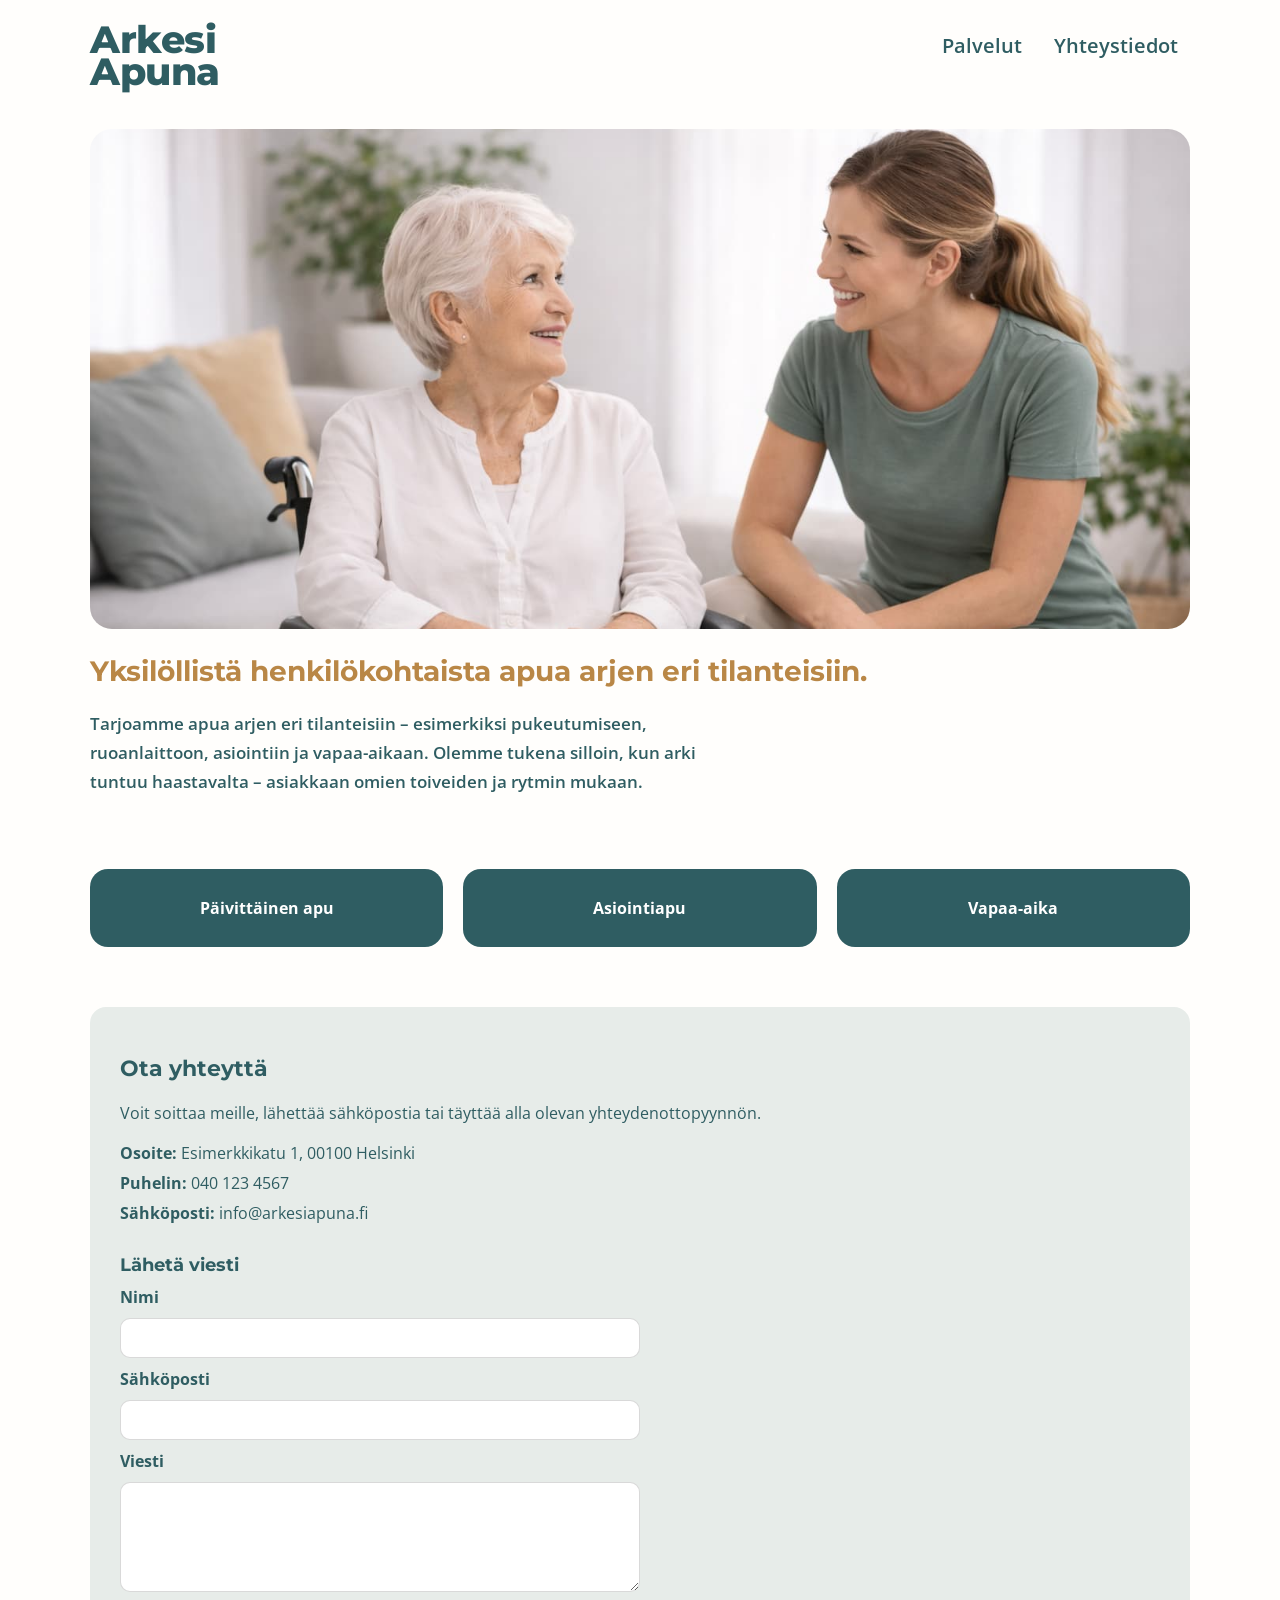
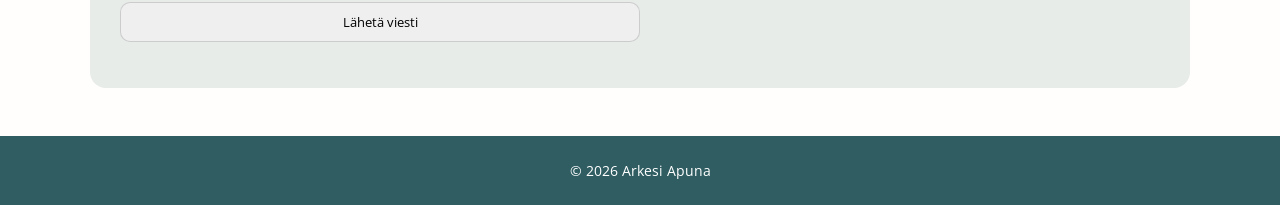
<file: index.html>
<!DOCTYPE html>
<html lang="fi">
<head>
  <meta charset="UTF-8">
  <meta name="viewport" content="width=device-width, initial-scale=1.0">
  <title>Arkesi Apuna</title>
  <meta name="description" content="Arkesi Apuna tarjoaa yksilöllistä henkilökohtaista apua arjen eri tilanteisiin Helsingissä. Tutustu palveluihin ja ota yhteyttä.">
  <link rel="preconnect" href="https://fonts.googleapis.com">
  <link rel="preconnect" href="https://fonts.gstatic.com" crossorigin>
  <link href="https://fonts.googleapis.com/css2?family=Montserrat:ital,wght@0,100..900;1,100..900&family=Open+Sans:ital,wght@0,300..800;1,300..800&display=swap" rel="stylesheet">
  <link rel="stylesheet" href="tyyli.css">
</head>
<body>
  <div class="page">
    <main class="card">

      <!-- ===== HEADER / YLÄVALIKKO ===== -->
<header class="topbar">

  <a href="index.html" class="brand-wordmark stacked" aria-label="Arkesi Apuna etusivu">
    <span>Arkesi</span>
    <span>Apuna</span>
  </a>

  <button
  class="menu-toggle"
  id="menuToggle"
  aria-label="Avaa valikko"
  aria-expanded="false"
  aria-controls="mainNav"
  type="button"
>
  ☰
</button>

<nav class="nav" id="mainNav" aria-label="Päävalikko">
  <div class="nav-dropdown">
    <span class="dropdown-label">Palvelut</span>

    <div class="dropdown-menu">
      <a href="paivittainen-apu.html">Päivittäinen apu</a>
      <a href="asiointiapu.html">Asiointiapu</a>
      <a href="vapaa-aika.html">Vapaa-aika</a>
    </div>
  </div>

  <a href="#yhteystiedot">Yhteystiedot</a>
</nav>

</header>

      <!-- ===== HERO-OSIO ===== -->
<section class="hero"> <!-- Sivun yläosan esittelyosio -->

  <!-- Hero-kuva -->
  <div class="hero-media"> <!-- Hero-kuvan sisältävä lohko -->

    <!-- Kuvan tiedostopolku kuvat-kansiossa -->
    <!-- alt = vaihtoehtoinen teksti ruudunlukijoille -->
    <!-- class = CSS-luokka, joka määrittää kuvan ulkoasun -->
    <!-- loading="lazy" = kuva latautuu vasta kun se tulee näkyviin -->
    <!-- width ja height = kuvan alkuperäiset mitat -->

    <img src="kuvat/etusivu.jpg"
         alt="Avustaja ja asiakas keskustelemassa"
         class="hero-image"
         loading="lazy"
         width="1400"
         height="933">

  </div>

       <!-- ===== HERO TEKSTISISÄLTÖ ===== -->
<div class="hero-content">

  <!-- Hero-otsikko -->
  <h1>Yksilöllistä henkilökohtaista apua arjen eri tilanteisiin.</h1>

  <!-- Hero-introteksti -->
  <p class="hero-intro">
    Tarjoamme apua arjen eri tilanteisiin – esimerkiksi pukeutumiseen, ruoanlaittoon, asiointiin ja vapaa-aikaan.
    Olemme tukena silloin, kun arki tuntuu haastavalta – asiakkaan omien toiveiden ja rytmin mukaan.
  </p>


</div>
      </section>

      <!-- ===== PALVELUT-OSIO ===== -->
      <div class="services" id="palvelut">
        <a href="paivittainen-apu.html" class="service-card">Päivittäinen apu</a>
        <a href="asiointiapu.html" class="service-card">Asiointiapu</a>
        <a href="vapaa-aika.html" class="service-card">Vapaa-aika</a>
      </div>

      <!-- ===== YHTEYSTIEDOT ===== -->
      <section class="contact" id="yhteystiedot">
        <h2>Ota yhteyttä</h2>
        <p>Voit soittaa meille, lähettää sähköpostia tai täyttää alla olevan yhteydenottopyynnön.</p>

        <!-- Yrityksen yhteystiedot -->
        <div class="contact-info">
          <p><strong>Osoite:</strong> Esimerkkikatu 1, 00100 Helsinki</p>
          <p><strong>Puhelin:</strong> 040 123 4567</p>
          <p><strong>Sähköposti:</strong> info@arkesiapuna.fi</p>
        </div>

        <!-- YHTEYDENOTTOLOMAKE OTSIKKO -->
        <h3>Lähetä viesti</h3>

        <!-- YHTEYDENOTTOLOMAKE -->
        <form id="contactForm" class="contact-form">

          <!-- Nimi -->
          <label for="name">Nimi</label>
          <input type="text" id="name" name="name">

          <!-- Sähköposti -->
          <label for="email">Sähköposti</label>
          <input type="email" id="email" name="email">

          <!-- Viesti -->
          <label for="message">Viesti</label>
          <textarea id="message" name="message" rows="4"></textarea>

          <!-- Lähetä-painike -->
            <input type="submit" value="Lähetä viesti">
        </form>
        </section>

    </main>
  </div>

  <footer class="footer">
  <p>© 2026 Arkesi Apuna </p>
</footer>

  <!-- Ota yhteyttä -painikkeen toiminnallisuus -->
  <script>
  const form = document.getElementById("contactForm");
  const otaYhteytta = document.getElementById("otaYhteytta");

  if (otaYhteytta && form) {
    otaYhteytta.addEventListener("click", function () {
      setTimeout(function () {
        form.scrollIntoView({ behavior: "smooth", block: "start" });
      }, 50);
    });
  }

  const menuToggle = document.getElementById("menuToggle");
  const mainNav = document.getElementById("mainNav");

  if (menuToggle && mainNav) {
    const navLinks = mainNav.querySelectorAll("a");

    menuToggle.addEventListener("click", function () {
      const isOpen = mainNav.classList.toggle("show");
      menuToggle.setAttribute("aria-expanded", isOpen ? "true" : "false");
      menuToggle.setAttribute("aria-label", isOpen ? "Sulje valikko" : "Avaa valikko");
    });

    navLinks.forEach(link => {
      link.addEventListener("click", function () {
        mainNav.classList.remove("show");
        menuToggle.setAttribute("aria-expanded", "false");
        menuToggle.setAttribute("aria-label", "Avaa valikko");
      });
    });

    document.addEventListener("click", function (event) {
      const clickedInsideMenu = mainNav.contains(event.target);
      const clickedToggle = menuToggle.contains(event.target);

      if (!clickedInsideMenu && !clickedToggle) {
        mainNav.classList.remove("show");
        menuToggle.setAttribute("aria-expanded", "false");
        menuToggle.setAttribute("aria-label", "Avaa valikko");
      }
    });
  }
</script>
</body>
</html>
</file>
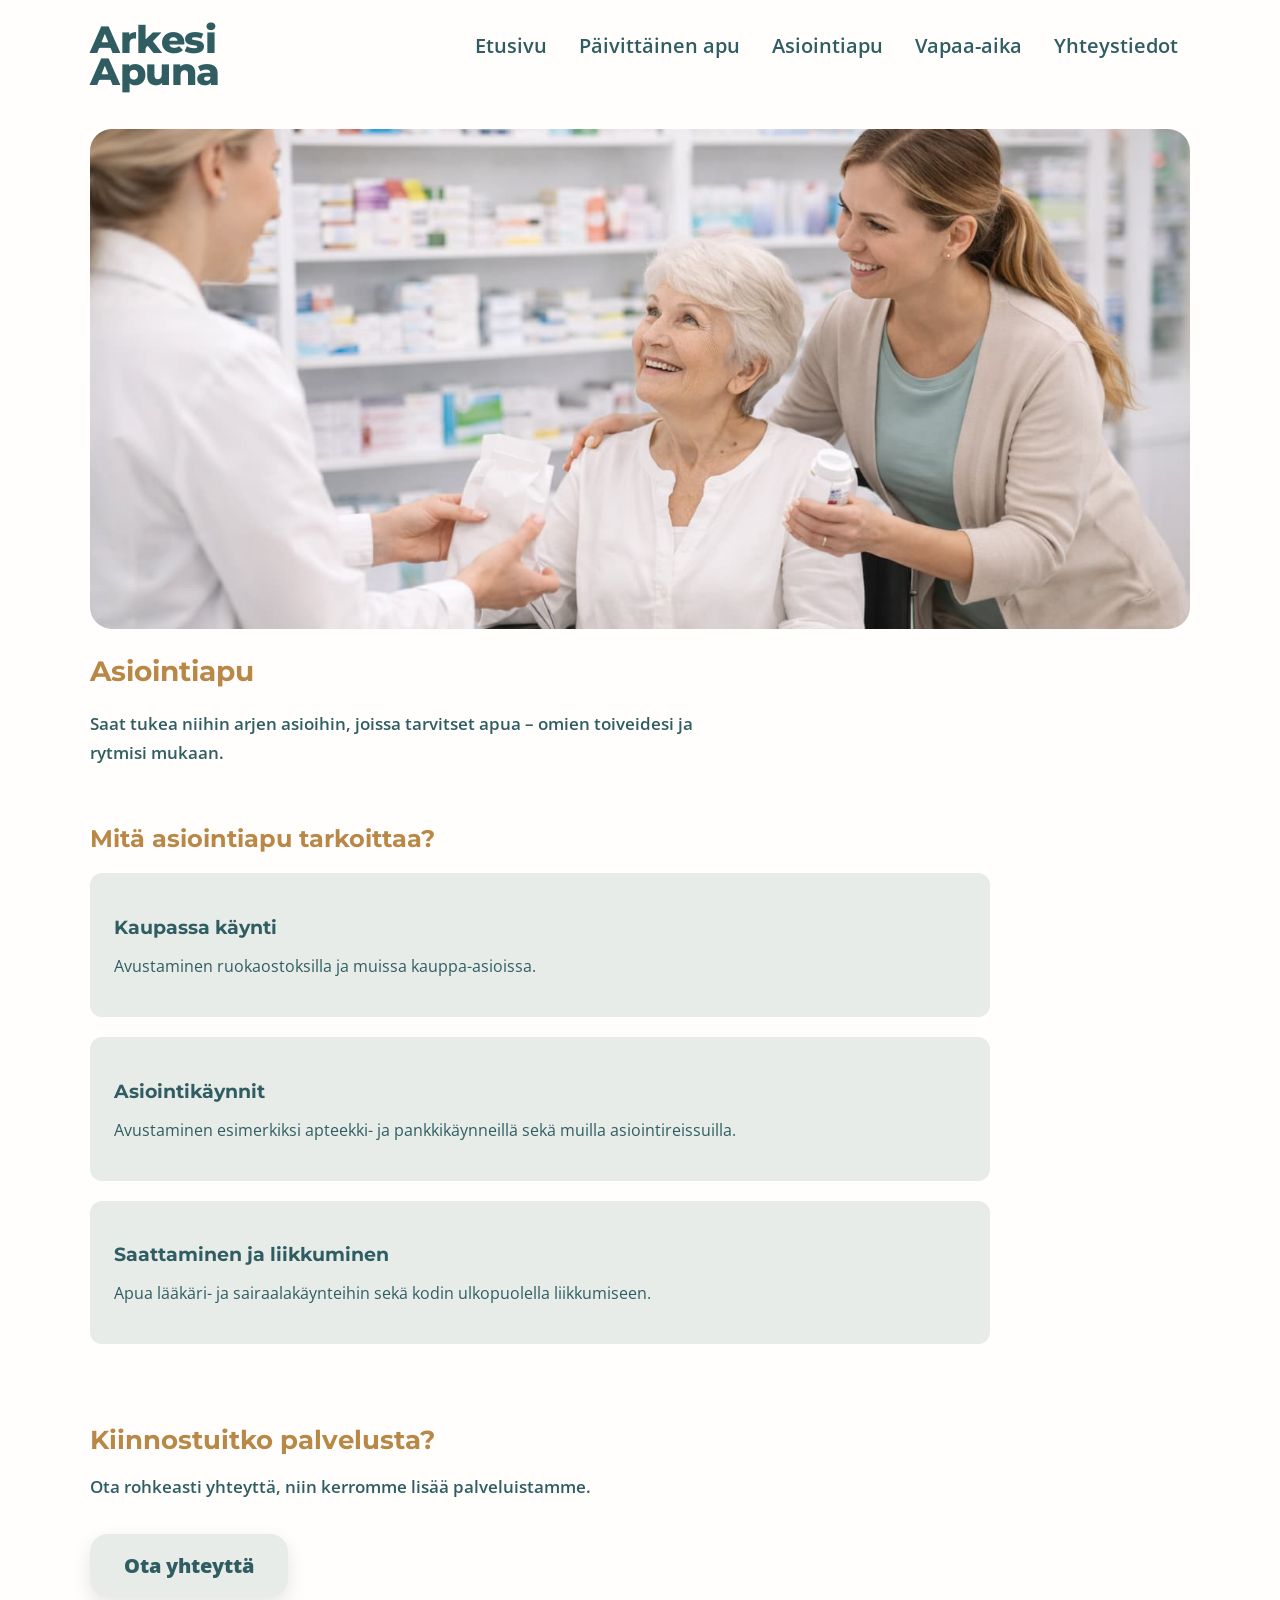
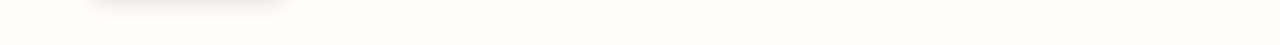
<file: asiointiapu.html>
<!DOCTYPE html>
<html lang="fi">
<head>
  <meta charset="UTF-8">
  <meta name="viewport" content="width=device-width, initial-scale=1.0">
  <title>Asiointiapu – Arkesi Apuna</title>
  <meta name="description" content="Asiointiapu tarjoaa tukea kaupassa käyntiin, asiointikäynteihin sekä kodin ulkopuolella liikkumiseen.">
  <link rel="preconnect" href="https://fonts.googleapis.com">
  <link rel="preconnect" href="https://fonts.gstatic.com" crossorigin>
  <link
    href="https://fonts.googleapis.com/css2?family=Montserrat:ital,wght@0,100..900;1,100..900&family=Open+Sans:ital,wght@0,300..800;1,300..800&display=swap"
    rel="stylesheet">

  <link rel="stylesheet" href="tyyli.css">
</head>

<body class="page-service">
  <div class="page">
    <main class="card">

      <!-- ===== YLÄVALIKKO ===== -->
     <header class="topbar">

  <a href="index.html" class="brand-wordmark stacked" aria-label="Arkesi Apuna etusivu">
    <span>Arkesi</span>
    <span>Apuna</span>
  </a>

  <button
    class="menu-toggle"
    id="menuToggle"
    aria-label="Avaa valikko"
    aria-expanded="false"
    aria-controls="mainNav"
    type="button"
  >
    ☰
  </button>

  <nav class="nav" id="mainNav">
    <a href="index.html">Etusivu</a>
    <a href="paivittainen-apu.html">Päivittäinen apu</a>
    <a href="asiointiapu.html">Asiointiapu</a>
    <a href="vapaa-aika.html">Vapaa-aika</a>
    <a href="index.html#yhteystiedot">Yhteystiedot</a>
  </nav>

</header>

      <!-- ===== HERO ===== -->
      <section class="hero">
        <div class="hero-media">
          <img src="kuvat/asiointiapu.jpg"
               alt="Asiointiapu"
               class="hero-image"
               loading="lazy"
               width="1400"
               height="933">
        </div>

        <h1>Asiointiapu</h1>
        <p>Saat tukea niihin arjen asioihin, joissa tarvitset apua – omien toiveidesi ja rytmisi mukaan.</p>
      </section>

      <!-- ===== PALVELUN SISÄLTÖ ===== -->
      <section class="service-details">

        <!-- OTSIKKOPALKKI -->
        <h2 class="section-title">Mitä asiointiapu tarkoittaa?</h2>

        <!-- PALVELUKORTIT -->
        <div class="service-grid">

          <!-- KORTTI 1 -->
          <div class="detail-card">
            <h3>Kaupassa käynti</h3>
            <p>Avustaminen ruokaostoksilla ja muissa kauppa-asioissa.</p>
          </div>

          <!-- KORTTI 2 -->
          <div class="detail-card">
            <h3>Asiointikäynnit</h3>
            <p>Avustaminen esimerkiksi apteekki- ja pankkikäynneillä sekä muilla asiointireissuilla.</p>
          </div>

          <!-- KORTTI 3 -->
          <div class="detail-card">
            <h3>Saattaminen ja liikkuminen</h3>
            <p>Apua lääkäri- ja sairaalakäynteihin sekä kodin ulkopuolella liikkumiseen.</p>
          </div>

        </div>
      </section>

      <!-- ===== CTA LOPPUOSIO ===== -->
      <section class="cta-bottom">
        <h2>Kiinnostuitko palvelusta?</h2>
        <p>Ota rohkeasti yhteyttä, niin kerromme lisää palveluistamme.</p>
        <a class="cta cta-small" href="index.html#yhteystiedot">Ota yhteyttä</a>
      </section>

    </main>
  </div>
  <script>
  const menuToggle = document.getElementById("menuToggle");
  const mainNav = document.getElementById("mainNav");

  if (menuToggle && mainNav) {
    const navLinks = mainNav.querySelectorAll("a");

    menuToggle.addEventListener("click", function () {
      const isOpen = mainNav.classList.toggle("show");
      menuToggle.setAttribute("aria-expanded", isOpen ? "true" : "false");
      menuToggle.setAttribute("aria-label", isOpen ? "Sulje valikko" : "Avaa valikko");
    });

    navLinks.forEach(link => {
      link.addEventListener("click", function () {
        mainNav.classList.remove("show");
        menuToggle.setAttribute("aria-expanded", "false");
        menuToggle.setAttribute("aria-label", "Avaa valikko");
      });
    });

    document.addEventListener("click", function (event) {
      const clickedInsideMenu = mainNav.contains(event.target);
      const clickedToggle = menuToggle.contains(event.target);

      if (!clickedInsideMenu && !clickedToggle) {
        mainNav.classList.remove("show");
        menuToggle.setAttribute("aria-expanded", "false");
        menuToggle.setAttribute("aria-label", "Avaa valikko");
      }
    });
  }
</script>
</body>
</html>
</file>
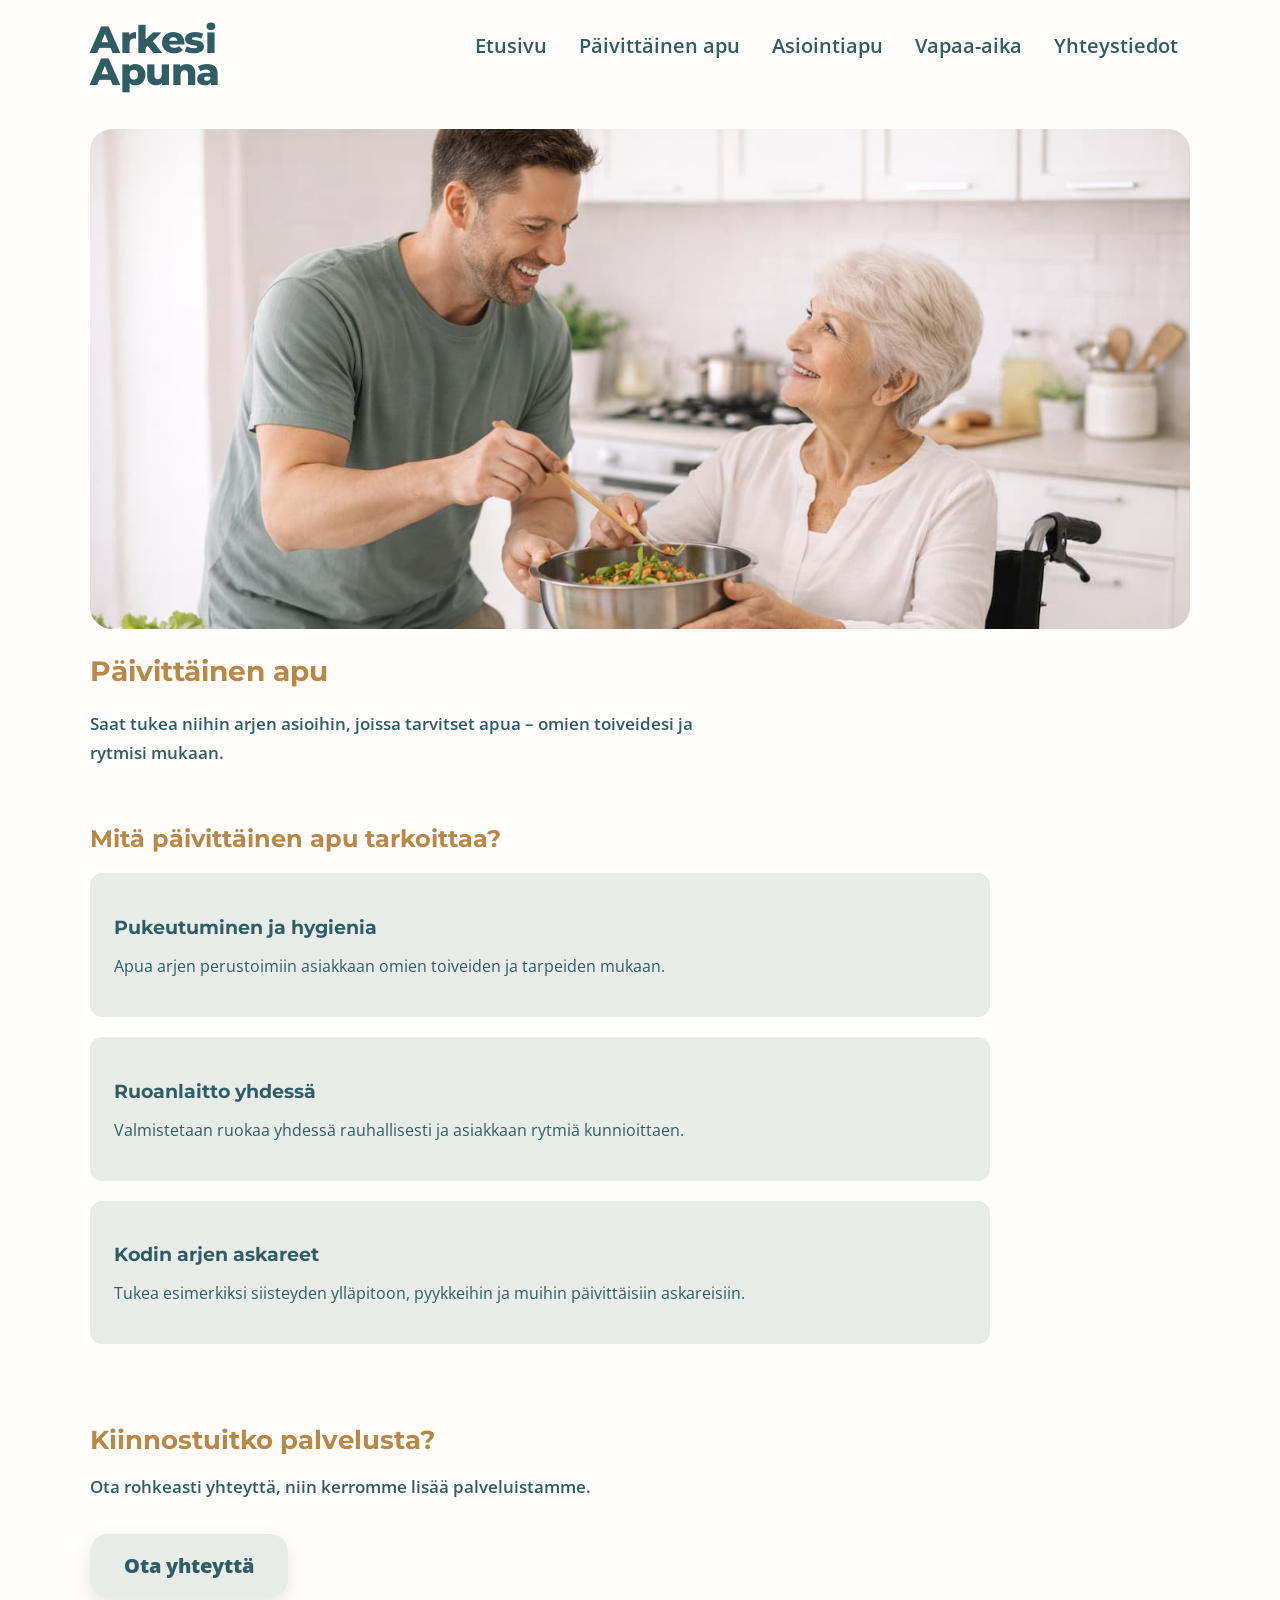
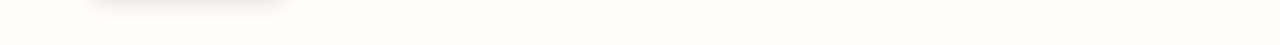
<file: paivittainen-apu.html>
<!DOCTYPE html>
<html lang="fi">
<head>
  <meta charset="UTF-8">
  <meta name="viewport" content="width=device-width, initial-scale=1.0">
  <title>Päivittäinen apu – Arkesi Apuna</title>
  <meta name="description" content="Päivittäinen apu tukee arjen perustoimissa kuten pukeutumisessa, hygieniassa, ruoanlaitossa ja kodin askareissa asiakkaan toiveiden mukaan.">
  <link rel="preconnect" href="https://fonts.googleapis.com">
  <link rel="preconnect" href="https://fonts.gstatic.com" crossorigin>
  <link
    href="https://fonts.googleapis.com/css2?family=Montserrat:ital,wght@0,100..900;1,100..900&family=Open+Sans:ital,wght@0,300..800;1,300..800&display=swap"
    rel="stylesheet">

  <link rel="stylesheet" href="tyyli.css">
</head>

<body class="page-service">
  <div class="page">
    <main class="card">

      <!-- ===== YLÄVALIKKO ===== -->
     <header class="topbar">

  <a href="index.html" class="brand-wordmark stacked" aria-label="Arkesi Apuna etusivu">
    <span>Arkesi</span>
    <span>Apuna</span>
  </a>

  <button
    class="menu-toggle"
    id="menuToggle"
    aria-label="Avaa valikko"
    aria-expanded="false"
    aria-controls="mainNav"
    type="button"
  >
    ☰
  </button>

  <nav class="nav" id="mainNav">
    <a href="index.html">Etusivu</a>
    <a href="paivittainen-apu.html">Päivittäinen apu</a>
    <a href="asiointiapu.html">Asiointiapu</a>
    <a href="vapaa-aika.html">Vapaa-aika</a>
    <a href="index.html#yhteystiedot">Yhteystiedot</a>
  </nav>

</header>

      <!-- ===== HERO ===== -->
<section class="hero">
  <div class="hero-media">
    <img src="kuvat/paivittainen-apu.jpg"
         alt="Päivittäinen apu"
         class="hero-image"
         loading="lazy"
         width="1400"
         height="933">
  </div>

  <h1>Päivittäinen apu</h1>
  <p>Saat tukea niihin arjen asioihin, joissa tarvitset apua – omien toiveidesi ja rytmisi mukaan.</p>

      </section>

      <!-- ===== PALVELUN SISÄLTÖ ===== -->
      <section class="service-details">

        <!-- OTSIKKOPALKKI -->
        <h2 class="section-title">Mitä päivittäinen apu tarkoittaa?</h2>

        <!-- PALVELUKORTIT -->
        <div class="service-grid">

          <!-- KORTTI 1 -->
          <div class="detail-card">
            <h3>Pukeutuminen ja hygienia</h3>
            <p>Apua arjen perustoimiin asiakkaan omien toiveiden ja tarpeiden mukaan.</p>
          </div>

          <!-- KORTTI 2 -->
          <div class="detail-card">
            <h3>Ruoanlaitto yhdessä</h3>
            <p>Valmistetaan ruokaa yhdessä rauhallisesti ja asiakkaan rytmiä kunnioittaen.</p>
          </div>

          <!-- KORTTI 3 -->
          <div class="detail-card">
            <h3>Kodin arjen askareet</h3>
            <p>Tukea esimerkiksi siisteyden ylläpitoon, pyykkeihin ja muihin päivittäisiin askareisiin.</p>
          </div>

        </div>
      </section>
<section class="cta-bottom">
  <h2>Kiinnostuitko palvelusta?</h2>
  <p>Ota rohkeasti yhteyttä, niin kerromme lisää palveluistamme.</p>

  <a class="cta cta-small" href="index.html#yhteystiedot">Ota yhteyttä</a>
</section>

    </main>
  </div>
  
  <!-- HAMPPARI TOIMIVAKSI -->
  <script>
  const menuToggle = document.getElementById("menuToggle");
  const mainNav = document.getElementById("mainNav");

  if (menuToggle && mainNav) {
    const navLinks = mainNav.querySelectorAll("a");

    menuToggle.addEventListener("click", function () {
      const isOpen = mainNav.classList.toggle("show");
      menuToggle.setAttribute("aria-expanded", isOpen ? "true" : "false");
      menuToggle.setAttribute("aria-label", isOpen ? "Sulje valikko" : "Avaa valikko");
    });

    navLinks.forEach(link => {
      link.addEventListener("click", function () {
        mainNav.classList.remove("show");
        menuToggle.setAttribute("aria-expanded", "false");
        menuToggle.setAttribute("aria-label", "Avaa valikko");
      });
    });

    document.addEventListener("click", function (event) {
      const clickedInsideMenu = mainNav.contains(event.target);
      const clickedToggle = menuToggle.contains(event.target);

      if (!clickedInsideMenu && !clickedToggle) {
        mainNav.classList.remove("show");
        menuToggle.setAttribute("aria-expanded", "false");
        menuToggle.setAttribute("aria-label", "Avaa valikko");
      }
    });
  }
</script>

</body>
</html>
</file>
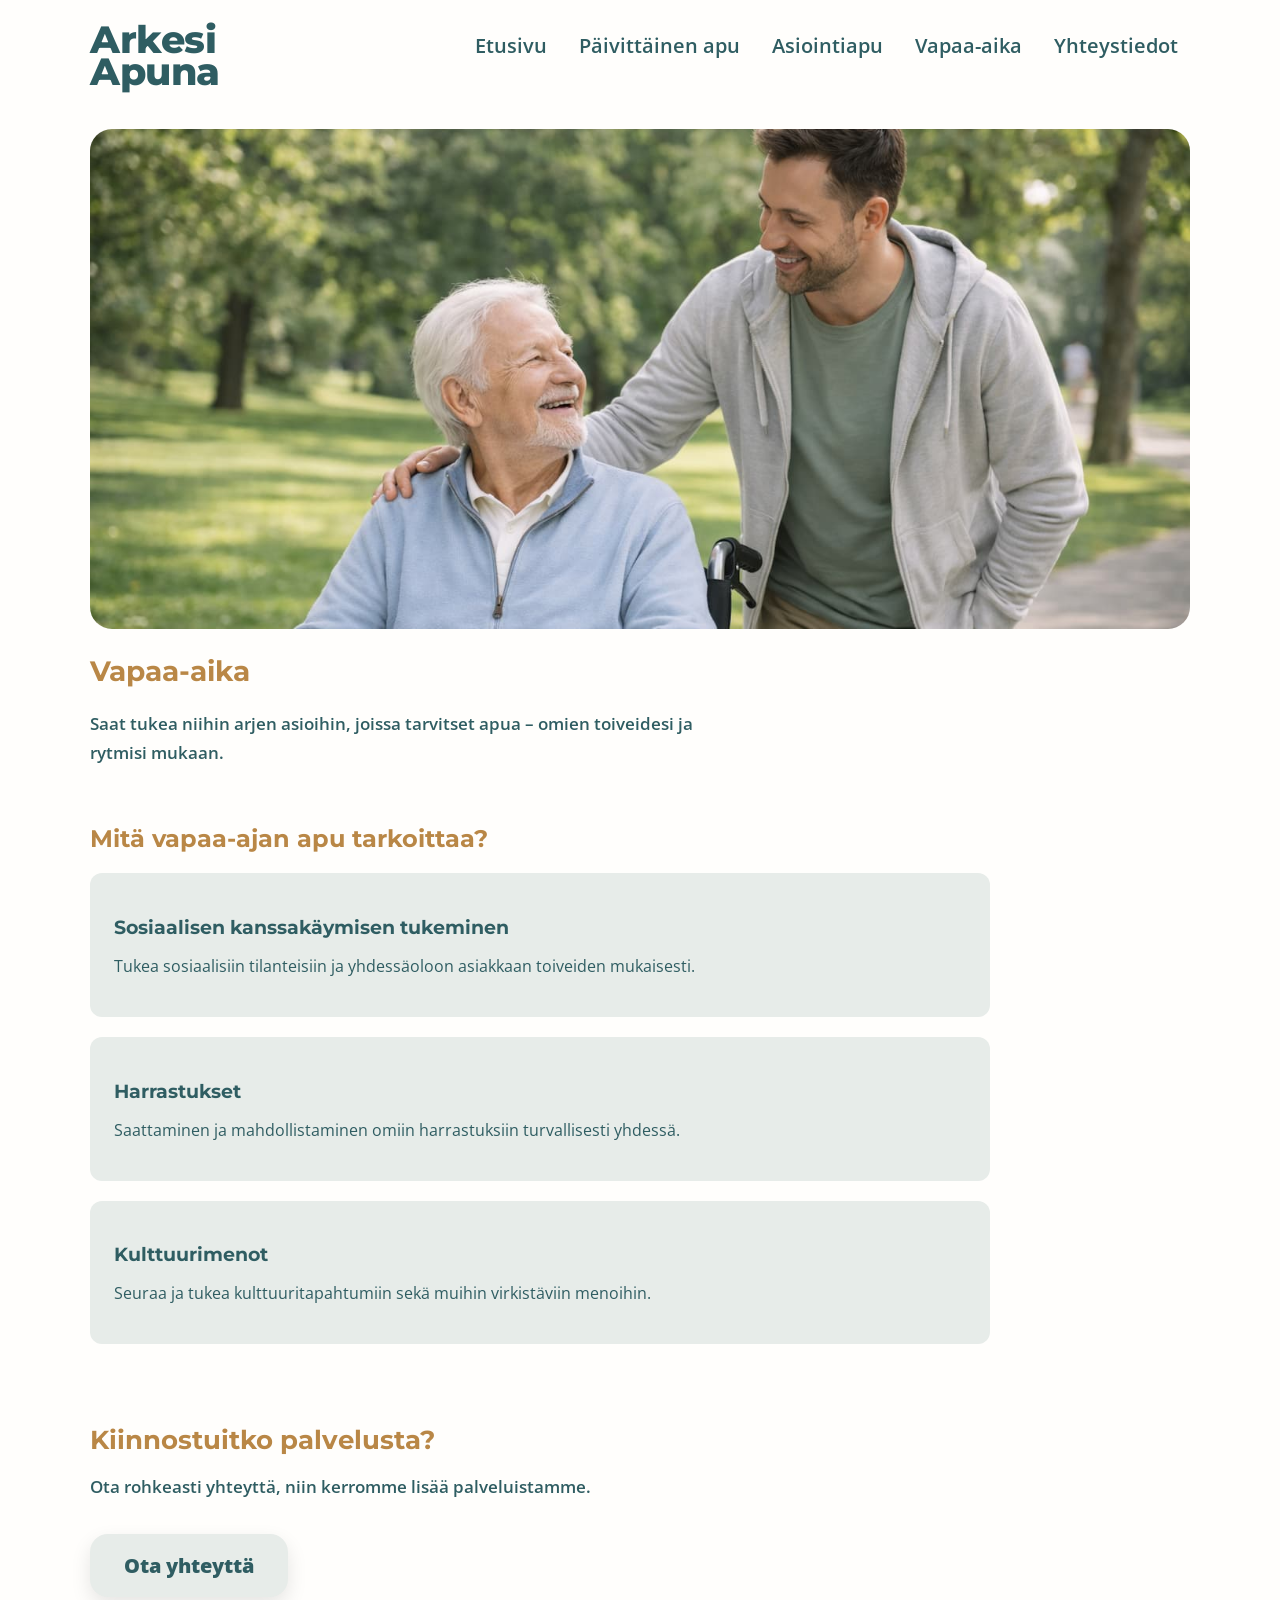
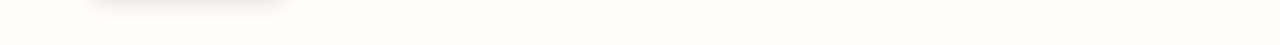
<file: vapaa-aika.html>
<!DOCTYPE html>
<html lang="fi">
<head>
  <meta charset="UTF-8">
  <meta name="viewport" content="width=device-width, initial-scale=1.0">
  <title>Vapaa-aika – Arkesi Apuna</title>
  <meta name="description" content="Vapaa-ajan apu tukee harrastuksissa, kulttuurimenoissa ja sosiaalisissa tilanteissa asiakkaan toiveiden mukaisesti.">
  <link rel="preconnect" href="https://fonts.googleapis.com">
  <link rel="preconnect" href="https://fonts.gstatic.com" crossorigin>
  <link
    href="https://fonts.googleapis.com/css2?family=Montserrat:ital,wght@0,100..900;1,100..900&family=Open+Sans:ital,wght@0,300..800;1,300..800&display=swap"
    rel="stylesheet">

  <link rel="stylesheet" href="tyyli.css">
</head>

<body class="page-service">
  <div class="page">
    <main class="card">

      <!-- ===== YLÄVALIKKO ===== -->
     <header class="topbar">

  <a href="index.html" class="brand-wordmark stacked" aria-label="Arkesi Apuna etusivu">
    <span>Arkesi</span>
    <span>Apuna</span>
  </a>

  <button
    class="menu-toggle"
    id="menuToggle"
    aria-label="Avaa valikko"
    aria-expanded="false"
    aria-controls="mainNav"
    type="button"
  >
    ☰
  </button>

  <nav class="nav" id="mainNav">
    <a href="index.html">Etusivu</a>
    <a href="paivittainen-apu.html">Päivittäinen apu</a>
    <a href="asiointiapu.html">Asiointiapu</a>
    <a href="vapaa-aika.html">Vapaa-aika</a>
    <a href="index.html#yhteystiedot">Yhteystiedot</a>
  </nav>

</header>

      <!-- ===== HERO ===== -->
      <section class="hero">
        <div class="hero-media">
          <img src="kuvat/vapaa-aika.jpg"
               alt="Vapaa-ajan apu"
               class="hero-image"
               loading="lazy"
               width="1400"
               height="933">
        </div>

        <h1>Vapaa-aika</h1>
        <p>Saat tukea niihin arjen asioihin, joissa tarvitset apua – omien toiveidesi ja rytmisi mukaan.</p>
      </section>

      <!-- ===== PALVELUN SISÄLTÖ ===== -->
      <section class="service-details">

        <!-- OTSIKKOPALKKI -->
        <h2 class="section-title">Mitä vapaa-ajan apu tarkoittaa?</h2>

        <!-- PALVELUKORTIT -->
        <div class="service-grid">

          <!-- KORTTI 1 -->
          <div class="detail-card">
            <h3>Sosiaalisen kanssakäymisen tukeminen</h3>
            <p>Tukea sosiaalisiin tilanteisiin ja yhdessäoloon asiakkaan toiveiden mukaisesti.</p>
          </div>

          <!-- KORTTI 2 -->
          <div class="detail-card">
            <h3>Harrastukset</h3>
            <p>Saattaminen ja mahdollistaminen omiin harrastuksiin turvallisesti yhdessä.</p>
          </div>

          <!-- KORTTI 3 -->
          <div class="detail-card">
            <h3>Kulttuurimenot</h3>
            <p>Seuraa ja tukea kulttuuritapahtumiin sekä muihin virkistäviin menoihin.</p>
          </div>

        </div>
      </section>

      <!-- ===== CTA LOPPUOSIO ===== -->
      <section class="cta-bottom">
        <h2>Kiinnostuitko palvelusta?</h2>
        <p>Ota rohkeasti yhteyttä, niin kerromme lisää palveluistamme.</p>
        <a class="cta cta-small" href="index.html#yhteystiedot">Ota yhteyttä</a>
      </section>

    </main>
  </div>
  <script>
  const menuToggle = document.getElementById("menuToggle");
  const mainNav = document.getElementById("mainNav");

  if (menuToggle && mainNav) {
    const navLinks = mainNav.querySelectorAll("a");

    menuToggle.addEventListener("click", function () {
      const isOpen = mainNav.classList.toggle("show");
      menuToggle.setAttribute("aria-expanded", isOpen ? "true" : "false");
      menuToggle.setAttribute("aria-label", isOpen ? "Sulje valikko" : "Avaa valikko");
    });

    navLinks.forEach(link => {
      link.addEventListener("click", function () {
        mainNav.classList.remove("show");
        menuToggle.setAttribute("aria-expanded", "false");
        menuToggle.setAttribute("aria-label", "Avaa valikko");
      });
    });

    document.addEventListener("click", function (event) {
      const clickedInsideMenu = mainNav.contains(event.target);
      const clickedToggle = menuToggle.contains(event.target);

      if (!clickedInsideMenu && !clickedToggle) {
        mainNav.classList.remove("show");
        menuToggle.setAttribute("aria-expanded", "false");
        menuToggle.setAttribute("aria-label", "Avaa valikko");
      }
    });
  }
</script>
</body>
</html>
</file>
<file: tyyli.css>
/* ===== VÄRIT & MITAT ===== */
:root {
  --yellow: rgb(185,135,70);
  --beige: rgb(255, 254, 252);
  --teal: rgb(47, 93, 98);
  --lightbg: rgb(231, 236, 233);
  --white: rgb(255, 255, 255);

  --content-max: 1100px;
  --content-pad: 16px;
}

/* ===== LOGO ===== */
.brand-wordmark {
  display: inline-flex;
  flex-direction: column;
  text-decoration: none;
  color: var(--teal);
  line-height: 0.85;
  flex-shrink: 0;
}

.brand-wordmark span {
  font-family: "Montserrat", sans-serif;
  font-size: 38px;
  font-weight: 800;
  letter-spacing: -0.4px;
}

/* ===== PERUSASETUKSET ===== */
/*
Varmistaa, että elementtien leveys toimii oikein.
Elementin leveys sisältää myös paddingin, jolloin
elementit eivät veny liian leveiksi esim. mobiilissa.
*/
*,
*::before,
*::after {
  box-sizing: border-box;
}

html {
  scroll-behavior: smooth;
}

body {
  margin: 0;
  font-family: "Open Sans", sans-serif;
  background: var(--beige);
}

h1,
h2,
h3 {
  font-family: "Montserrat", sans-serif;
}

/* ===== SIVUN RAKENNE ===== */
.page {
  min-height: 100vh;
  padding: 24px 16px 48px;
}

.card {
  width: min(var(--content-max), calc(100% - (var(--content-pad) * 2)));
  margin: 0 auto;
}

/* ===== HEADER / NAV ===== */

.topbar {
  display: flex;
  justify-content: space-between;
  align-items: flex-start;
  margin-bottom: 40px;
  position: relative;
}

.nav {
  display: flex;
  align-items: center;
  gap: 8px;
}

.nav a {
  text-decoration: none;
  color: var(--teal);
  font-weight: 600;
  font-size: 20px;
  padding: 8px 12px;
  border-radius: 10px;
  transition: background-color 0.2s ease, color 0.2s ease;
}

.nav a:hover {
  background: rgba(47, 93, 98, 0.12);
}

.menu-toggle {
  display: none;
  background: none;
  border: none;
  color: var(--teal);
  font-size: 32px;
  cursor: pointer;
  padding: 6px 10px;
  line-height: 1;
  border-radius: 10px;
}

/* ===== DROPDOWN ===== */

.nav-dropdown {
  position: relative;
}

.dropdown-label {
  color: var(--teal);
  font-weight: 600;
  font-size: 20px;
  padding: 8px 12px;
  border-radius: 10px;
  cursor: pointer;
}

.dropdown-label:hover {
  background: rgba(47, 93, 98, 0.12);
}

.dropdown-menu {
  display: none;
  position: absolute;
  top: 100%;
  left: 0;
  background: var(--beige);
  border-radius: 12px;
  box-shadow: 0 8px 20px rgba(0, 0, 0, 0.08);
  padding: 8px;
  min-width: 200px;
  flex-direction: column;
  z-index: 1000;
}

.dropdown-menu a {
  display: block;
  padding: 10px 12px;
  font-size: 18px;
  color: var(--teal);
  text-decoration: none;
}

.dropdown-menu a:hover {
  background: rgba(47, 93, 98, 0.12);
}

/* TÄMÄ AVAA VALIKON */
.nav-dropdown:hover .dropdown-menu {
  display: flex;
}
/* ===== HERO ===== */
.hero {
  text-align: left;
  margin-bottom: 40px;
}

.hero h1 {
  font-size: 28px;
  line-height: 1.35;
  max-width: 60ch;
  color: var(--yellow);
  margin-bottom: 20px;
}

.hero p {
  color: var(--teal);
  font-weight: 600; 
  margin-bottom: 28px;
  font-size: 17px;
  line-height: 1.7; 
  max-width: 65ch;
}

/* ===== HERO INTRO TEKSTI ===== */
.hero-intro {
  max-width: 600px;
  line-height: 1.6;
  margin-bottom: 32px;
}

.hero-media {
  width: 100%;
  height: clamp(260px, 40vw, 500px);
  overflow: hidden;
  border-radius: 22px;
  margin-bottom: 24px;
}

.hero-image {
  width: 100%;
  height: 100%;
  object-fit: cover;
  object-position: center 20%;
  display: block;
}

.cta {
  background: var(--lightbg);
  color: var(--teal);
  border: none;
  padding: 18px 34px;
  border-radius: 18px;
  font-weight: 800;
  font-size: 20px;
  cursor: pointer;
  display: inline-block;
  box-shadow: 0 8px 20px rgba(0, 0, 0, 0.1);
  text-decoration: none;
}

.cta:hover {
  background: rgba(47, 93, 98, 0.12);
}

/* CTA-PAINIKKEIDEN RYHMÄ */
.cta-group {
  display: flex;
  gap: 24px;
  flex-wrap: wrap;
}

/* ===== PALVELUT ===== */
.services {
  margin-top: 48px;
  display: flex;
  gap: 20px;
  flex-wrap: wrap;
}

.service-card {
  background: var(--teal);
  color: var(--white);
  padding: 28px 22px;
  border-radius: 18px;
  text-decoration: none;
  font-weight: 700;
  flex: 1;
  min-width: 160px;
  text-align: center;
  transition: opacity 0.2s ease;
}

.service-card:hover {
  opacity: 0.6;
}

/* ===== YHTEYSTIEDOT ===== */
.contact {
  margin-top: 60px;
  padding: 30px;
  background: var(--lightbg);
  border-radius: 16px;
  color: var(--teal);
}

.contact h2 {
  font-size: 22px;
  margin-bottom: 20px;
}

.contact .contact-info p {
  margin: 8px 0;
}

.contact-form {
  margin-bottom: 16px;
  display: grid;
  gap: 10px;
  max-width: 520px;
}

.contact-form label {
  font-weight: 700;
}

.contact-form input,
.contact-form textarea {
  width: 100%;
  padding: 10px 12px;
  border-radius: 10px;
  border: 1px solid rgba(0, 0, 0, 0.15);
  font-family: "Open Sans", sans-serif;
}

.contact-form textarea {
  resize: vertical;
  min-height: 110px;
}

.contact-form button[type="submit"] {
  background: var(--teal);
  color: var(--white);
  border: none;
  border-radius: 12px;
  padding: 12px 16px;
  font-weight: 700;
  cursor: pointer;
  width: fit-content;
}

.contact h3 {
  margin-top: 30px;
  margin-bottom: 10px;
  font-size: 18px;
  color: var(--teal);
}

.contact > p {
  margin-top: 0;
  margin-bottom: 18px;
  max-width: 700px;
}

/* ===== PALVELUN SISÄLTÖ ===== */
.section-title {
  color: var(--yellow);
  margin-top: 56px;
  margin-bottom: 20px;
}

.service-grid {
  display: grid;
  gap: 20px;
}

.detail-card {
  background: var(--lightbg);
  padding: 24px;
  border-radius: 12px;
  max-width: 900px;
  transition: transform 0.2s ease, box-shadow 0.2s ease;
}

.detail-card h3 {
  color: var(--teal);
  margin-bottom: 6px;
}

.detail-card p {
  color: var(--teal);
}

/* ===== CTA LOPPUOSIO ===== */
.cta-bottom {
  margin-top: 80px;
}

.cta-bottom h2 {
  color: var(--yellow);
  margin-bottom: 16px;
  font-size: 26px;
  line-height: 1.3;
}

.cta-bottom p {
  color: var(--teal);
  font-weight: 600;
  font-size: 17px;
  margin-bottom: 36px;
}

/* ===== FOOTER ===== */
.footer {
  background-color: var(--teal);
  color: var(--white);
  text-align: center;
  padding: 25px 0;
  font-size: 14px;
  width: 100%;
}

.footer p {
  margin: 0;
}

/* ===== RESPONSIIVISUUS ===== */

/* mobiili */
@media only screen and (max-width: 600px) {
  .services {
    flex-direction: column;
  }

  .service-card {
    width: 100%;
  }

  .topbar {
    align-items: flex-start;
  }

  .brand-wordmark span {
    font-size: 34px;
  }

  .menu-toggle {
    display: block;
  }

  .nav {
    display: none;
    position: absolute;
    top: 100%;
    right: 0;
    margin-top: 12px;
    background: var(--beige);
    border-radius: 12px;
    box-shadow: 0 8px 20px rgba(0, 0, 0, 0.08);
    padding: 10px;
    flex-direction: column;
    min-width: 220px;
    z-index: 1000;
  }

  .nav.show {
    display: flex;
  }

  .nav a {
    margin-left: 0;
    padding: 10px 12px;
    font-size: 18px;
  }
}

/* tabletti */
@media only screen and (min-width: 431px) and (max-width: 1199px) {
  .detail-card {
    max-width: 100%;
  }
}

/* isot näytöt */
@media only screen and (min-width: 1200px) {
  .hero h1 {
    max-width: 60ch;
  }
}
.services {
  margin-top: 72px;
}
</file>
